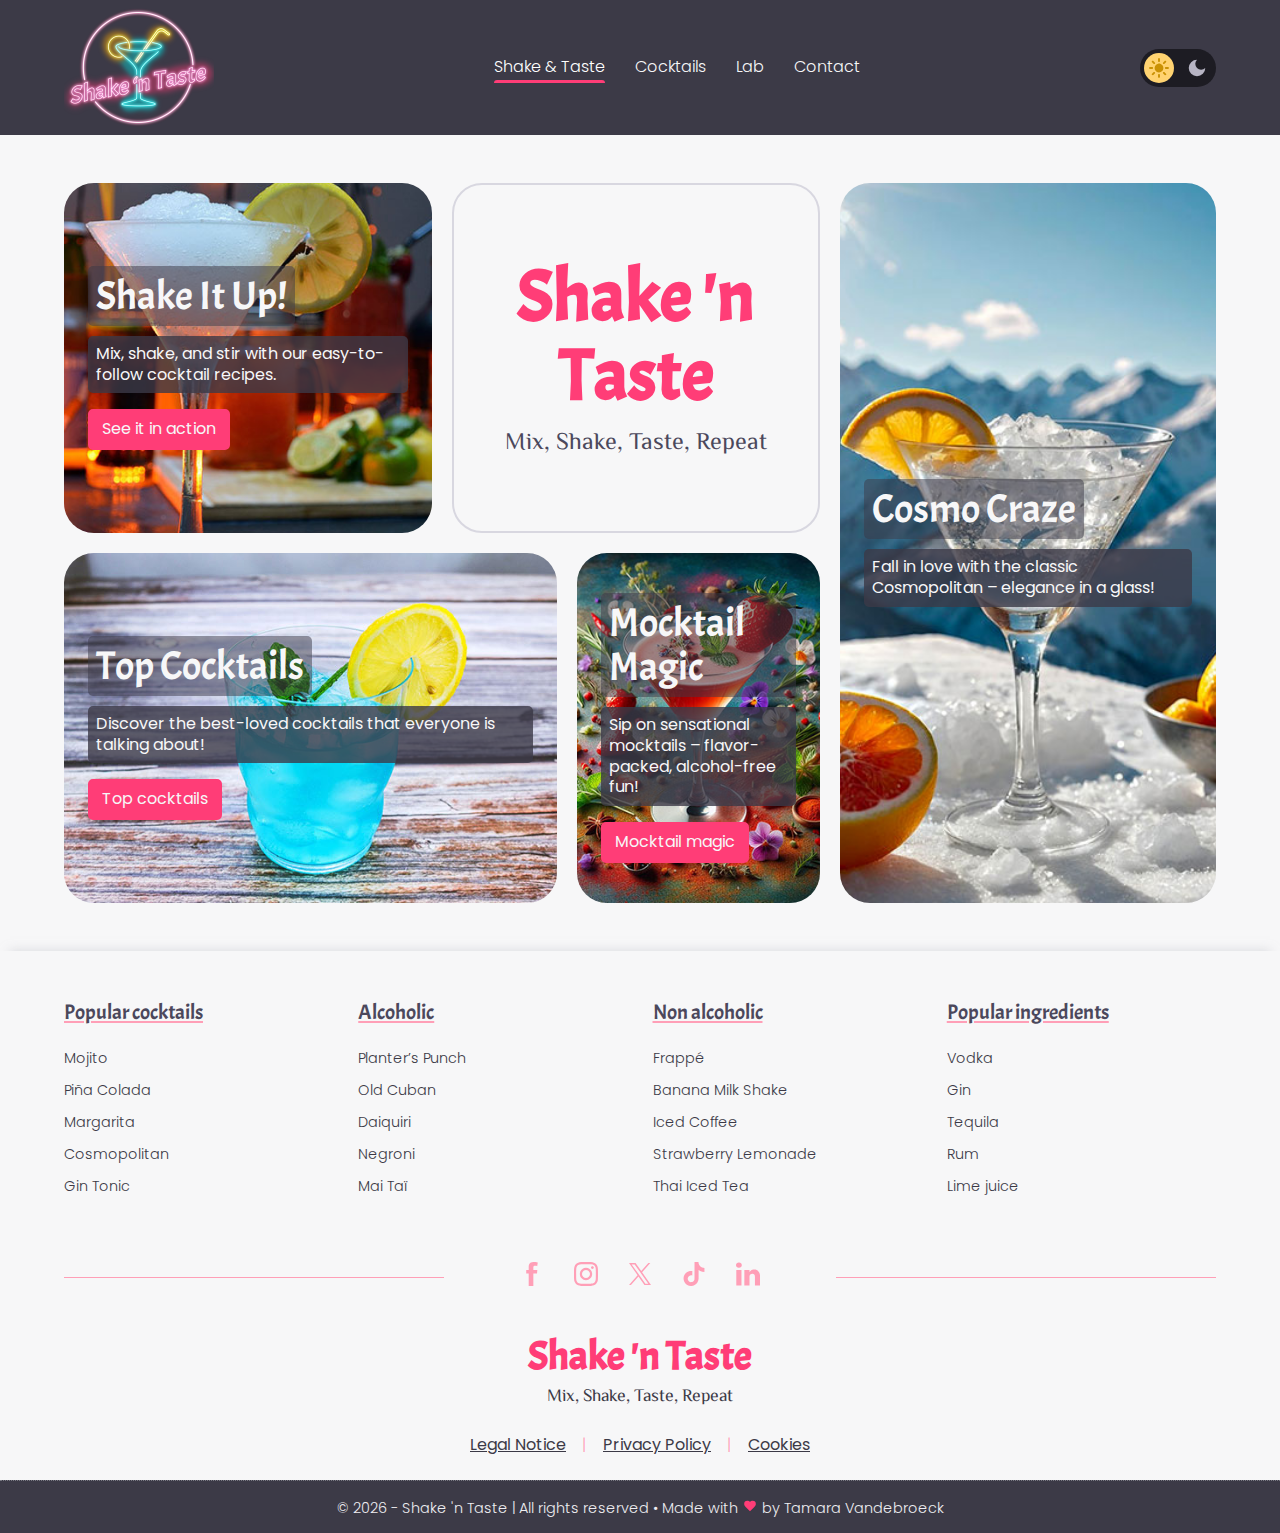
<file: index.html>
<!DOCTYPE html>
<html lang="en" data-theme="light">
   <head>
      <meta charset="UTF-8" />
      <meta name="viewport" content="width=device-width, initial-scale=1.0" />
      <link rel="icon" type="image/x-icon" href="./images/favicon.ico" />
      <title>Shake 'n Taste</title>
      <!-- Fonts -->
      <link rel="preconnect" href="https://fonts.googleapis.com" />
      <link rel="preconnect" href="https://fonts.gstatic.com" crossorigin />
      <link
         href="https://fonts.googleapis.com/css2?family=Acme&family=El+Messiri:wght@400..700&family=Poppins:ital,wght@0,300;0,400;0,500;0,600;0,700;0,800;1,400&display=swap"
         rel="stylesheet"
      />
      <!-- CSS -->
      <link rel="stylesheet" href="./css/main.css" />
      <link rel="stylesheet" href="./css/index.css" />
      <!-- Script -->
      <script defer src="./js/main.js"></script>
   </head>
   <body>
      <header>
         <div class="container">
            <div class="nav">
               <div class="logo">
                  <a href="index.html"><img src="./images/logo.png" alt="Shake 'n Taste logo" /></a>
               </div>
               <nav id="nav">
                  <ul>
                     <li class="active"><a href="index.html">Shake & Taste</a></li>
                     <li><a href="cocktails.html">Cocktails</a></li>
                     <li><a href="lab.html">Lab</a></li>
                     <li><a href="contact.html">Contact</a></li>
                  </ul>
               </nav>
               <div class="theme-switcher" id="theme-switcher">
                  <svg
                     width="22"
                     height="22"
                     viewBox="0 0 24 24"
                     fill="none"
                     xmlns="http://www.w3.org/2000/svg"
                     id="icon-sun"
                  >
                     <path
                        d="M12 5.53125C11.7265 5.53125 11.4642 5.4226 11.2708 5.2292C11.0774 5.03581 10.9688 4.7735 10.9688 4.5V2.25C10.9688 1.9765 11.0774 1.71419 11.2708 1.5208C11.4642 1.3274 11.7265 1.21875 12 1.21875C12.2735 1.21875 12.5358 1.3274 12.7292 1.5208C12.9226 1.71419 13.0312 1.9765 13.0312 2.25V4.5C13.0312 4.7735 12.9226 5.03581 12.7292 5.2292C12.5358 5.4226 12.2735 5.53125 12 5.53125Z"
                     />
                     <path
                        d="M12 22.7812C11.7265 22.7812 11.4642 22.6726 11.2708 22.4792C11.0774 22.2858 10.9688 22.0235 10.9688 21.75V19.5C10.9688 19.2265 11.0774 18.9642 11.2708 18.7708C11.4642 18.5774 11.7265 18.4688 12 18.4688C12.2735 18.4688 12.5358 18.5774 12.7292 18.7708C12.9226 18.9642 13.0312 19.2265 13.0312 19.5V21.75C13.0312 22.0235 12.9226 22.2858 12.7292 22.4792C12.5358 22.6726 12.2735 22.7812 12 22.7812Z"
                     />
                     <path
                        d="M17.3035 7.7278C17.0995 7.72777 16.9002 7.66729 16.7307 7.55401C16.5611 7.44072 16.429 7.27971 16.3509 7.09133C16.2728 6.90294 16.2524 6.69565 16.2921 6.49564C16.3318 6.29563 16.43 6.11189 16.5741 5.96764L18.165 4.3767C18.3593 4.18751 18.6202 4.08243 18.8914 4.08422C19.1625 4.08601 19.422 4.19451 19.6138 4.38624C19.8055 4.57798 19.914 4.83751 19.9158 5.10866C19.9176 5.3798 19.8125 5.64074 19.6233 5.83499L18.0324 7.42592C17.9367 7.52176 17.8231 7.59777 17.698 7.64957C17.5729 7.70138 17.4389 7.72796 17.3035 7.7278Z"
                     />
                     <path
                        d="M5.10562 19.9256C4.90165 19.9256 4.70226 19.8651 4.53268 19.7518C4.3631 19.6384 4.23095 19.4773 4.15292 19.2889C4.0749 19.1004 4.05452 18.893 4.09435 18.693C4.13418 18.4929 4.23245 18.3092 4.37671 18.165L5.96765 16.5741C6.06294 16.4762 6.17671 16.3983 6.30236 16.3448C6.42801 16.2913 6.56304 16.2633 6.6996 16.2624C6.83617 16.2615 6.97155 16.2877 7.0979 16.3396C7.22424 16.3914 7.33903 16.4678 7.4356 16.5644C7.53217 16.661 7.60859 16.7758 7.66044 16.9021C7.71228 17.0285 7.73852 17.1638 7.73762 17.3004C7.73672 17.437 7.70871 17.572 7.6552 17.6976C7.60169 17.8233 7.52376 17.9371 7.42593 18.0324L5.83499 19.6233C5.73933 19.7193 5.62565 19.7954 5.50048 19.8472C5.37531 19.8991 5.24112 19.9258 5.10562 19.9256Z"
                     />
                     <path
                        d="M21.75 13.0312H19.5C19.2265 13.0312 18.9642 12.9226 18.7708 12.7292C18.5774 12.5358 18.4688 12.2735 18.4688 12C18.4688 11.7265 18.5774 11.4642 18.7708 11.2708C18.9642 11.0774 19.2265 10.9688 19.5 10.9688H21.75C22.0235 10.9688 22.2858 11.0774 22.4792 11.2708C22.6726 11.4642 22.7812 11.7265 22.7812 12C22.7812 12.2735 22.6726 12.5358 22.4792 12.7292C22.2858 12.9226 22.0235 13.0312 21.75 13.0312Z"
                     />
                     <path
                        d="M4.5 13.0312H2.25C1.9765 13.0312 1.71419 12.9226 1.5208 12.7292C1.3274 12.5358 1.21875 12.2735 1.21875 12C1.21875 11.7265 1.3274 11.4642 1.5208 11.2708C1.71419 11.0774 1.9765 10.9688 2.25 10.9688H4.5C4.7735 10.9688 5.03581 11.0774 5.2292 11.2708C5.4226 11.4642 5.53125 11.7265 5.53125 12C5.53125 12.2735 5.4226 12.5358 5.2292 12.7292C5.03581 12.9226 4.7735 13.0312 4.5 13.0312Z"
                     />
                     <path
                        d="M18.8944 19.9256C18.7589 19.9258 18.6247 19.8991 18.4995 19.8472C18.3743 19.7953 18.2607 19.7192 18.165 19.6233L16.5741 18.0323C16.3849 17.8381 16.2798 17.5772 16.2816 17.306C16.2834 17.0349 16.3919 16.7753 16.5836 16.5836C16.7753 16.3919 17.0349 16.2834 17.306 16.2816C17.5772 16.2798 17.8381 16.3849 18.0323 16.5741L19.6233 18.165C19.7675 18.3092 19.8658 18.4929 19.9056 18.693C19.9455 18.893 19.9251 19.1004 19.8471 19.2888C19.769 19.4773 19.6369 19.6384 19.4673 19.7517C19.2977 19.8651 19.0983 19.9256 18.8944 19.9256Z"
                     />
                     <path
                        d="M6.69655 7.7278C6.56114 7.72806 6.42702 7.70152 6.30192 7.64971C6.17682 7.5979 6.06321 7.52185 5.96764 7.42592L4.3767 5.83499C4.18751 5.64074 4.08243 5.3798 4.08422 5.10866C4.08601 4.83751 4.19451 4.57798 4.38624 4.38624C4.57798 4.19451 4.83751 4.08601 5.10866 4.08422C5.3798 4.08243 5.64074 4.18751 5.83499 4.3767L7.42592 5.96764C7.57005 6.11189 7.66818 6.29563 7.70791 6.49564C7.74764 6.69565 7.72718 6.90294 7.64912 7.09133C7.57105 7.27971 7.43889 7.44072 7.26934 7.55401C7.09979 7.66729 6.90046 7.72777 6.69655 7.7278Z"
                     />
                     <path
                        d="M12 16.7813C11.0544 16.7813 10.13 16.5008 9.34368 15.9755C8.55741 15.4501 7.94458 14.7034 7.5827 13.8297C7.22082 12.956 7.12614 11.9947 7.31062 11.0672C7.49511 10.1398 7.95048 9.28782 8.61915 8.61915C9.28782 7.95048 10.1398 7.49511 11.0672 7.31062C11.9947 7.12614 12.956 7.22082 13.8297 7.5827C14.7034 7.94458 15.4501 8.55741 15.9755 9.34368C16.5008 10.13 16.7813 11.0544 16.7813 12C16.7798 13.2676 16.2755 14.4829 15.3792 15.3792C14.4829 16.2755 13.2676 16.7798 12 16.7813Z"
                     />
                  </svg>

                  <svg
                     xmlns="http://www.w3.org/2000/svg"
                     width="22"
                     height="22"
                     viewBox="0 0 24 24"
                     fill="none"
                     stroke-linecap="round"
                     stroke-linejoin="round"
                     class="lucide lucide-moon"
                     id="icon-moon"
                  >
                     <path d="M12 3a6 6 0 0 0 9 9 9 9 0 1 1-9-9Z" />
                  </svg>
               </div>
               <div id="menu-toggle">
                  <div class="bar"></div>
                  <div class="bar"></div>
                  <div class="bar"></div>
               </div>
            </div>
         </div>
      </header>

      <main>
         <div class="container">
            <div class="grid-container">
               <div class="col-left">
                  <div class="row">
                     <div class="item" id="item1">
                        <div class="item-title">Shake It Up!</div>
                        <div class="item-sub">Mix, shake, and stir with our easy-to-follow cocktail recipes.</div>
                        <div class="btn-primary"><a href="cocktails.html">See it in action</a></div>
                     </div>
                     <div class="item" id="item2">
                        <h1>Shake 'n Taste</h1>
                        <p class="baseline">Mix, Shake, Taste, Repeat</p>
                     </div>
                  </div>
                  <div class="row">
                     <div class="item" id="item3">
                        <h2>Top Cocktails</h2>
                        <div class="item-sub">Discover the best-loved cocktails that everyone is talking about!</div>
                        <div class="btn-primary"><a href="cocktails.html">Top cocktails</a></div>
                     </div>
                     <div class="item" id="item4">
                        <h2>Mocktail Magic</h2>
                        <div class="item-sub">Sip on sensational mocktails – flavor-packed, alcohol-free fun!</div>
                        <div class="btn-primary"><a href="cocktails.html">Mocktail magic</a></div>
                     </div>
                  </div>
               </div>
               <div class="col-right">
                  <div class="item" id="item5">
                     <h2>Cosmo Craze</h2>
                     <div class="item-sub">Fall in love with the classic Cosmopolitan – elegance in a glass!</div>
                  </div>
               </div>
            </div>
         </div>
      </main>

      <footer>
         <div class="row">
            <div class="col">
               <div class="title">Popular cocktails</div>
               <div class="infos">
                  <ul>
                     <li><a href="cocktails.html#popularCocktails">Mojito</a></li>
                     <li><a href="cocktails.html#popularCocktails">Piña Colada</a></li>
                     <li><a href="cocktails.html#popularCocktails">Margarita</a></li>
                     <li><a href="cocktails.html#popularCocktails">Cosmopolitan</a></li>
                     <li><a href="cocktails.html#popularCocktails">Gin Tonic</a></li>
                  </ul>
               </div>
            </div>
            <div class="col">
               <div class="title">Alcoholic</div>
               <div class="infos">
                  <ul>
                     <li><a href="#">Planter’s Punch</a></li>
                     <li><a href="#">Old Cuban</a></li>
                     <li><a href="#">Daiquiri</a></li>
                     <li><a href="#">Negroni</a></li>
                     <li><a href="#">Mai Taï</a></li>
                  </ul>
               </div>
            </div>
            <div class="col">
               <div class="title">Non alcoholic</div>
               <div class="infos">
                  <ul>
                     <li><a href="#">Frappé</a></li>
                     <li><a href="#">Banana Milk Shake</a></li>
                     <li><a href="#">Iced Coffee</a></li>
                     <li><a href="#">Strawberry Lemonade</a></li>
                     <li><a href="#">Thai Iced Tea</a></li>
                  </ul>
               </div>
            </div>
            <div class="col">
               <div class="title">Popular ingredients</div>
               <div class="infos">
                  <ul>
                     <li><a href="#">Vodka</a></li>
                     <li><a href="#">Gin</a></li>
                     <li><a href="#">Tequila</a></li>
                     <li><a href="#">Rum</a></li>
                     <li><a href="#">Lime juice</a></li>
                  </ul>
               </div>
            </div>
         </div>
         <div class="socials">
            <div class="social">
               <a href="#" target="_blank">
                  <svg
                     height="800px"
                     width="800px"
                     version="1.1"
                     id="Layer_1"
                     xmlns="http://www.w3.org/2000/svg"
                     xmlns:xlink="http://www.w3.org/1999/xlink"
                     viewBox="-337 273 123.5 256"
                     xml:space="preserve"
                  >
                     <path
                        d="M-260.9,327.8c0-10.3,9.2-14,19.5-14c10.3,0,21.3,3.2,21.3,3.2l6.6-39.2c0,0-14-4.8-47.4-4.8c-20.5,0-32.4,7.8-41.1,19.3
	c-8.2,10.9-8.5,28.4-8.5,39.7v25.7H-337V396h26.5v133h49.6V396h39.3l2.9-38.3h-42.2V327.8z"
                     />
                  </svg>
               </a>
            </div>
            <div class="social">
               <a href="#" target="_blank">
                  <svg
                     width="800px"
                     height="800px"
                     viewBox="0 0 256 256"
                     version="1.1"
                     xmlns="http://www.w3.org/2000/svg"
                     xmlns:xlink="http://www.w3.org/1999/xlink"
                     preserveAspectRatio="xMidYMid"
                  >
                     <g>
                        <path
                           d="M127.999746,23.06353 C162.177385,23.06353 166.225393,23.1936027 179.722476,23.8094161 C192.20235,24.3789926 198.979853,26.4642218 203.490736,28.2166477 C209.464938,30.5386501 213.729395,33.3128586 218.208268,37.7917319 C222.687141,42.2706052 225.46135,46.5350617 227.782844,52.5092638 C229.535778,57.0201472 231.621007,63.7976504 232.190584,76.277016 C232.806397,89.7746075 232.93647,93.8226147 232.93647,128.000254 C232.93647,162.177893 232.806397,166.225901 232.190584,179.722984 C231.621007,192.202858 229.535778,198.980361 227.782844,203.491244 C225.46135,209.465446 222.687141,213.729903 218.208268,218.208776 C213.729395,222.687649 209.464938,225.461858 203.490736,227.783352 C198.979853,229.536286 192.20235,231.621516 179.722476,232.191092 C166.227425,232.806905 162.179418,232.936978 127.999746,232.936978 C93.8200742,232.936978 89.772067,232.806905 76.277016,232.191092 C63.7971424,231.621516 57.0196391,229.536286 52.5092638,227.783352 C46.5345536,225.461858 42.2700971,222.687649 37.7912238,218.208776 C33.3123505,213.729903 30.538142,209.465446 28.2166477,203.491244 C26.4637138,198.980361 24.3784845,192.202858 23.808908,179.723492 C23.1930946,166.225901 23.0630219,162.177893 23.0630219,128.000254 C23.0630219,93.8226147 23.1930946,89.7746075 23.808908,76.2775241 C24.3784845,63.7976504 26.4637138,57.0201472 28.2166477,52.5092638 C30.538142,46.5350617 33.3123505,42.2706052 37.7912238,37.7917319 C42.2700971,33.3128586 46.5345536,30.5386501 52.5092638,28.2166477 C57.0196391,26.4642218 63.7971424,24.3789926 76.2765079,23.8094161 C89.7740994,23.1936027 93.8221066,23.06353 127.999746,23.06353 M127.999746,0 C93.2367791,0 88.8783247,0.147348072 75.2257637,0.770274749 C61.601148,1.39218523 52.2968794,3.55566141 44.1546281,6.72008828 C35.7374966,9.99121548 28.5992446,14.3679613 21.4833489,21.483857 C14.3674532,28.5997527 9.99070739,35.7380046 6.71958019,44.1551362 C3.55515331,52.2973875 1.39167714,61.6016561 0.769766653,75.2262718 C0.146839975,88.8783247 0,93.2372872 0,128.000254 C0,162.763221 0.146839975,167.122183 0.769766653,180.774236 C1.39167714,194.398852 3.55515331,203.703121 6.71958019,211.845372 C9.99070739,220.261995 14.3674532,227.400755 21.4833489,234.516651 C28.5992446,241.632547 35.7374966,246.009293 44.1546281,249.28042 C52.2968794,252.444847 61.601148,254.608323 75.2257637,255.230233 C88.8783247,255.85316 93.2367791,256 127.999746,256 C162.762713,256 167.121675,255.85316 180.773728,255.230233 C194.398344,254.608323 203.702613,252.444847 211.844864,249.28042 C220.261995,246.009293 227.400247,241.632547 234.516143,234.516651 C241.632039,227.400755 246.008785,220.262503 249.279912,211.845372 C252.444339,203.703121 254.607815,194.398852 255.229725,180.774236 C255.852652,167.122183 256,162.763221 256,128.000254 C256,93.2372872 255.852652,88.8783247 255.229725,75.2262718 C254.607815,61.6016561 252.444339,52.2973875 249.279912,44.1551362 C246.008785,35.7380046 241.632039,28.5997527 234.516143,21.483857 C227.400247,14.3679613 220.261995,9.99121548 211.844864,6.72008828 C203.702613,3.55566141 194.398344,1.39218523 180.773728,0.770274749 C167.121675,0.147348072 162.762713,0 127.999746,0 Z M127.999746,62.2703115 C91.698262,62.2703115 62.2698034,91.69877 62.2698034,128.000254 C62.2698034,164.301738 91.698262,193.730197 127.999746,193.730197 C164.30123,193.730197 193.729689,164.301738 193.729689,128.000254 C193.729689,91.69877 164.30123,62.2703115 127.999746,62.2703115 Z M127.999746,170.667175 C104.435741,170.667175 85.3328252,151.564259 85.3328252,128.000254 C85.3328252,104.436249 104.435741,85.3333333 127.999746,85.3333333 C151.563751,85.3333333 170.666667,104.436249 170.666667,128.000254 C170.666667,151.564259 151.563751,170.667175 127.999746,170.667175 Z M211.686338,59.6734287 C211.686338,68.1566129 204.809755,75.0337031 196.326571,75.0337031 C187.843387,75.0337031 180.966297,68.1566129 180.966297,59.6734287 C180.966297,51.1902445 187.843387,44.3136624 196.326571,44.3136624 C204.809755,44.3136624 211.686338,51.1902445 211.686338,59.6734287 Z"
                        ></path>
                     </g>
                  </svg>
               </a>
            </div>
            <div class="social">
               <a href="#" target="_blank">
                  <?xml version="1.0" ?><svg
                     xmlns="http://www.w3.org/2000/svg"
                     xmlns:xlink="http://www.w3.org/1999/xlink"
                     version="1.1"
                     id="Layer_1"
                     width="24px"
                     height="24px"
                     viewBox="0 0 24 24"
                     style="enable-background: new 0 0 24 24"
                     xml:space="preserve"
                  >
                     <path
                        d="M14.095479,10.316482L22.286354,1h-1.940718l-7.115352,8.087682L7.551414,1H1l8.589488,12.231093L1,23h1.940717  l7.509372-8.542861L16.448587,23H23L14.095479,10.316482z M11.436522,13.338465l-0.871624-1.218704l-6.924311-9.68815h2.981339  l5.58978,7.82155l0.867949,1.218704l7.26506,10.166271h-2.981339L11.436522,13.338465z"
                     />
                  </svg>
               </a>
            </div>
            <div class="social">
               <a href="#" target="_blank">
                  <svg xmlns="http://www.w3.org/2000/svg" viewBox="0 0 24 24" role="img">
                     <path
                        d="M12.53.02C13.84 0 15.14.01 16.44 0c.08 1.53.63 3.09 1.75 4.17 1.12 1.11 2.7 1.62 4.24 1.79v4.03c-1.44-.05-2.89-.35-4.2-.97-.57-.26-1.1-.59-1.62-.93-.01 2.92.01 5.84-.02 8.75-.08 1.4-.54 2.79-1.35 3.94-1.31 1.92-3.58 3.17-5.91 3.21-1.43.08-2.86-.31-4.08-1.03-2.02-1.19-3.44-3.37-3.65-5.71-.02-.5-.03-1-.01-1.49.18-1.9 1.12-3.72 2.58-4.96 1.66-1.44 3.98-2.13 6.15-1.72.02 1.48-.04 2.96-.04 4.44-.99-.32-2.15-.23-3.02.37-.63.41-1.11 1.04-1.36 1.75-.21.51-.15 1.07-.14 1.61.24 1.64 1.82 3.02 3.5 2.87 1.12-.01 2.19-.66 2.77-1.61.19-.33.4-.67.41-1.06.1-1.79.06-3.57.07-5.36.01-4.03-.01-8.05.02-12.07z"
                     />
                  </svg>
               </a>
            </div>
            <div class="social">
               <a href="#" target="_blank">
                  <svg width="800px" height="800px" viewBox="0 -0.5 25 25" xmlns="http://www.w3.org/2000/svg">
                     <path
                        d="m5.706 7.798v16.202h-5.395v-16.202zm.343-5.002c.001.029.002.063.002.098 0 .749-.318 1.423-.826 1.895l-.002.001c-.545.498-1.274.803-2.075.803-.049 0-.099-.001-.148-.003h.007-.033c-.041.002-.089.003-.137.003-.784 0-1.496-.306-2.025-.804l.001.001c-.504-.488-.816-1.17-.816-1.925 0-.024 0-.048.001-.073v.004c-.001-.021-.001-.045-.001-.069 0-.762.324-1.448.841-1.929l.002-.001c.544-.495 1.271-.799 2.068-.799.046 0 .091.001.137.003h-.006c.043-.002.092-.003.143-.003.785 0 1.5.303 2.034.798l-.002-.002c.515.497.835 1.193.835 1.964v.042-.002zm19.062 11.92v9.284h-5.378v-8.665c.005-.079.007-.171.007-.263 0-.896-.249-1.733-.682-2.447l.012.021c-.427-.596-1.117-.979-1.896-.979-.06 0-.12.002-.18.007h.008c-.027-.001-.058-.002-.089-.002-.62 0-1.19.213-1.641.57l.006-.004c-.453.367-.808.836-1.032 1.375l-.008.023c-.116.355-.182.763-.182 1.187 0 .048.001.096.003.144v-.007 9.042h-5.378q.033-6.523.033-10.578t-.016-4.839l-.016-.785h5.378v2.354h-.033c.214-.345.435-.644.678-.924l-.008.009c.281-.309.583-.588.908-.838l.016-.012c.404-.311.878-.555 1.392-.704l.03-.007c.538-.161 1.157-.254 1.797-.254h.079-.004c.071-.003.154-.005.237-.005 1.681 0 3.195.714 4.256 1.856l.003.004q1.702 1.856 1.702 5.436z"
                     />
                  </svg>
               </a>
            </div>
         </div>
         <div class="logo">
            <div class="logo-title">Shake 'n Taste</div>
            <p class="baseline">Mix, Shake, Taste, Repeat</p>
         </div>
         <div class="legal">
            <ul>
               <li><a href="#">Legal Notice</a></li>
               <li><a href="#">Privacy Policy</a></li>
               <li><a href="#">Cookies</a></li>
            </ul>
         </div>
         <div class="copyrights">
            <div class="container">
               <p>
                  © <span id="year"></span> - <a href="#">Shake 'n Taste</a> | All rights reserved • Made with
                  <svg
                     xmlns="http://www.w3.org/2000/svg"
                     width="16"
                     height="16"
                     viewBox="0 0 24 24"
                     fill="none"
                     stroke-linecap="round"
                     stroke-linejoin="round"
                     class="lucide lucide-heart"
                  >
                     <path
                        d="M19 14c1.49-1.46 3-3.21 3-5.5A5.5 5.5 0 0 0 16.5 3c-1.76 0-3 .5-4.5 2-1.5-1.5-2.74-2-4.5-2A5.5 5.5 0 0 0 2 8.5c0 2.3 1.5 4.05 3 5.5l7 7Z"
                     />
                  </svg>
                  by
                  <a href="#" target="_blank">Tamara Vandebroeck</a>
               </p>
            </div>
         </div>
      </footer>
   </body>
</html>
</file>
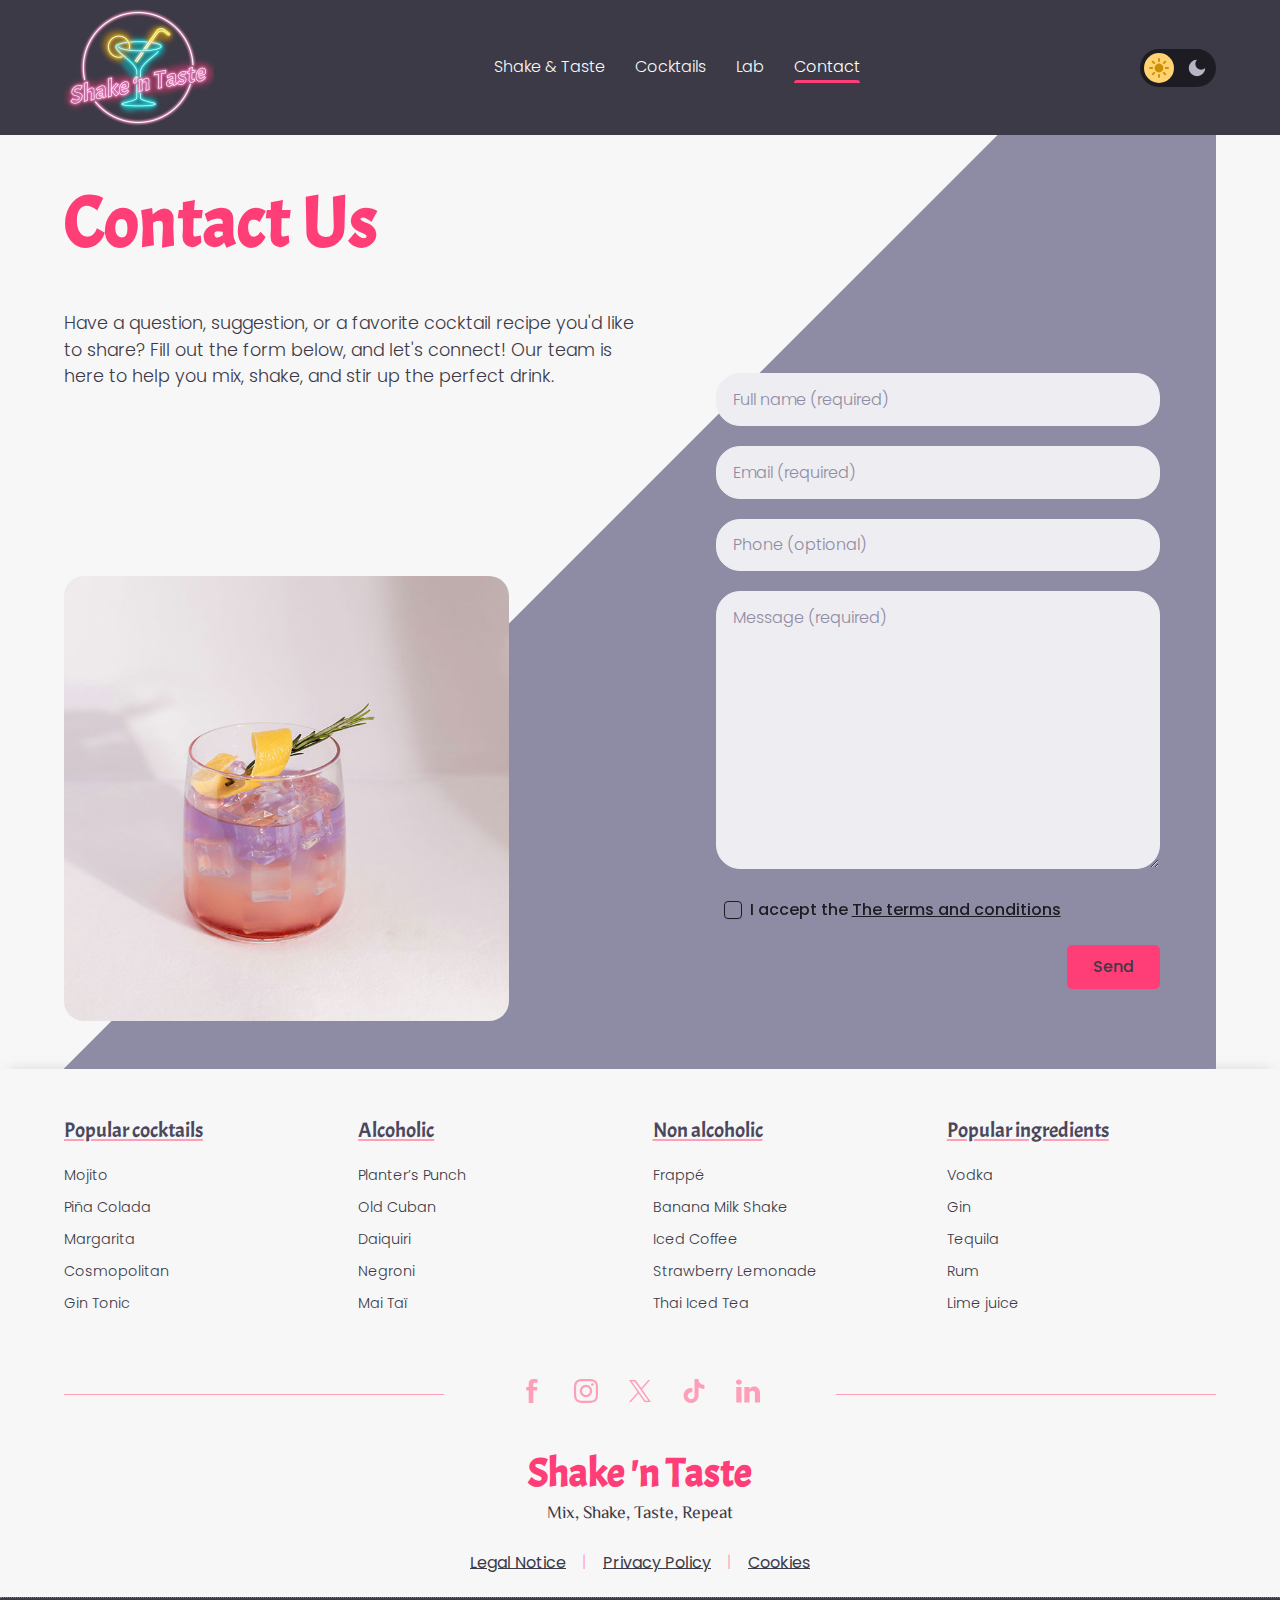
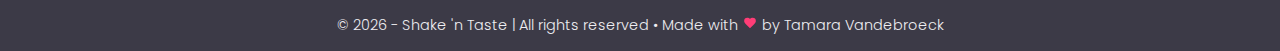
<file: contact.html>
<!DOCTYPE html>
<html lang="en" data-theme="light">
   <head>
      <meta charset="UTF-8" />
      <meta name="viewport" content="width=device-width, initial-scale=1.0" />
      <link rel="icon" type="image/x-icon" href="./images/favicon.ico" />
      <title>Contact</title>
      <!-- Fonts -->
      <link rel="preconnect" href="https://fonts.googleapis.com" />
      <link rel="preconnect" href="https://fonts.gstatic.com" crossorigin />
      <link
         href="https://fonts.googleapis.com/css2?family=Acme&family=El+Messiri:wght@400..700&family=Poppins:ital,wght@0,300;0,400;0,500;0,600;0,700;0,800;1,400&display=swap"
         rel="stylesheet"
      />
      <!-- CSS -->
      <link rel="stylesheet" href="./css/main.css" />
      <link rel="stylesheet" href="./css/contact.css" />
      <!-- Script -->
      <script defer src="./js/main.js"></script>
      <script defer src="./js/contact.js"></script>
   </head>
   <body>
      <header>
         <div class="container">
            <div class="nav">
               <div class="logo">
                  <a href="index.html"><img src="./images/logo.png" alt="Shake 'n Taste logo" /></a>
               </div>
               <nav id="nav">
                  <ul>
                     <li><a href="index.html">Shake & Taste</a></li>
                     <li><a href="cocktails.html">Cocktails</a></li>
                     <li><a href="lab.html">Lab</a></li>
                     <li class="active"><a href="contact.html">Contact</a></li>
                  </ul>
               </nav>
               <div class="theme-switcher" id="theme-switcher">
                  <svg
                     width="22"
                     height="22"
                     viewBox="0 0 24 24"
                     fill="none"
                     xmlns="http://www.w3.org/2000/svg"
                     id="icon-sun"
                  >
                     <path
                        d="M12 5.53125C11.7265 5.53125 11.4642 5.4226 11.2708 5.2292C11.0774 5.03581 10.9688 4.7735 10.9688 4.5V2.25C10.9688 1.9765 11.0774 1.71419 11.2708 1.5208C11.4642 1.3274 11.7265 1.21875 12 1.21875C12.2735 1.21875 12.5358 1.3274 12.7292 1.5208C12.9226 1.71419 13.0312 1.9765 13.0312 2.25V4.5C13.0312 4.7735 12.9226 5.03581 12.7292 5.2292C12.5358 5.4226 12.2735 5.53125 12 5.53125Z"
                     />
                     <path
                        d="M12 22.7812C11.7265 22.7812 11.4642 22.6726 11.2708 22.4792C11.0774 22.2858 10.9688 22.0235 10.9688 21.75V19.5C10.9688 19.2265 11.0774 18.9642 11.2708 18.7708C11.4642 18.5774 11.7265 18.4688 12 18.4688C12.2735 18.4688 12.5358 18.5774 12.7292 18.7708C12.9226 18.9642 13.0312 19.2265 13.0312 19.5V21.75C13.0312 22.0235 12.9226 22.2858 12.7292 22.4792C12.5358 22.6726 12.2735 22.7812 12 22.7812Z"
                     />
                     <path
                        d="M17.3035 7.7278C17.0995 7.72777 16.9002 7.66729 16.7307 7.55401C16.5611 7.44072 16.429 7.27971 16.3509 7.09133C16.2728 6.90294 16.2524 6.69565 16.2921 6.49564C16.3318 6.29563 16.43 6.11189 16.5741 5.96764L18.165 4.3767C18.3593 4.18751 18.6202 4.08243 18.8914 4.08422C19.1625 4.08601 19.422 4.19451 19.6138 4.38624C19.8055 4.57798 19.914 4.83751 19.9158 5.10866C19.9176 5.3798 19.8125 5.64074 19.6233 5.83499L18.0324 7.42592C17.9367 7.52176 17.8231 7.59777 17.698 7.64957C17.5729 7.70138 17.4389 7.72796 17.3035 7.7278Z"
                     />
                     <path
                        d="M5.10562 19.9256C4.90165 19.9256 4.70226 19.8651 4.53268 19.7518C4.3631 19.6384 4.23095 19.4773 4.15292 19.2889C4.0749 19.1004 4.05452 18.893 4.09435 18.693C4.13418 18.4929 4.23245 18.3092 4.37671 18.165L5.96765 16.5741C6.06294 16.4762 6.17671 16.3983 6.30236 16.3448C6.42801 16.2913 6.56304 16.2633 6.6996 16.2624C6.83617 16.2615 6.97155 16.2877 7.0979 16.3396C7.22424 16.3914 7.33903 16.4678 7.4356 16.5644C7.53217 16.661 7.60859 16.7758 7.66044 16.9021C7.71228 17.0285 7.73852 17.1638 7.73762 17.3004C7.73672 17.437 7.70871 17.572 7.6552 17.6976C7.60169 17.8233 7.52376 17.9371 7.42593 18.0324L5.83499 19.6233C5.73933 19.7193 5.62565 19.7954 5.50048 19.8472C5.37531 19.8991 5.24112 19.9258 5.10562 19.9256Z"
                     />
                     <path
                        d="M21.75 13.0312H19.5C19.2265 13.0312 18.9642 12.9226 18.7708 12.7292C18.5774 12.5358 18.4688 12.2735 18.4688 12C18.4688 11.7265 18.5774 11.4642 18.7708 11.2708C18.9642 11.0774 19.2265 10.9688 19.5 10.9688H21.75C22.0235 10.9688 22.2858 11.0774 22.4792 11.2708C22.6726 11.4642 22.7812 11.7265 22.7812 12C22.7812 12.2735 22.6726 12.5358 22.4792 12.7292C22.2858 12.9226 22.0235 13.0312 21.75 13.0312Z"
                     />
                     <path
                        d="M4.5 13.0312H2.25C1.9765 13.0312 1.71419 12.9226 1.5208 12.7292C1.3274 12.5358 1.21875 12.2735 1.21875 12C1.21875 11.7265 1.3274 11.4642 1.5208 11.2708C1.71419 11.0774 1.9765 10.9688 2.25 10.9688H4.5C4.7735 10.9688 5.03581 11.0774 5.2292 11.2708C5.4226 11.4642 5.53125 11.7265 5.53125 12C5.53125 12.2735 5.4226 12.5358 5.2292 12.7292C5.03581 12.9226 4.7735 13.0312 4.5 13.0312Z"
                     />
                     <path
                        d="M18.8944 19.9256C18.7589 19.9258 18.6247 19.8991 18.4995 19.8472C18.3743 19.7953 18.2607 19.7192 18.165 19.6233L16.5741 18.0323C16.3849 17.8381 16.2798 17.5772 16.2816 17.306C16.2834 17.0349 16.3919 16.7753 16.5836 16.5836C16.7753 16.3919 17.0349 16.2834 17.306 16.2816C17.5772 16.2798 17.8381 16.3849 18.0323 16.5741L19.6233 18.165C19.7675 18.3092 19.8658 18.4929 19.9056 18.693C19.9455 18.893 19.9251 19.1004 19.8471 19.2888C19.769 19.4773 19.6369 19.6384 19.4673 19.7517C19.2977 19.8651 19.0983 19.9256 18.8944 19.9256Z"
                     />
                     <path
                        d="M6.69655 7.7278C6.56114 7.72806 6.42702 7.70152 6.30192 7.64971C6.17682 7.5979 6.06321 7.52185 5.96764 7.42592L4.3767 5.83499C4.18751 5.64074 4.08243 5.3798 4.08422 5.10866C4.08601 4.83751 4.19451 4.57798 4.38624 4.38624C4.57798 4.19451 4.83751 4.08601 5.10866 4.08422C5.3798 4.08243 5.64074 4.18751 5.83499 4.3767L7.42592 5.96764C7.57005 6.11189 7.66818 6.29563 7.70791 6.49564C7.74764 6.69565 7.72718 6.90294 7.64912 7.09133C7.57105 7.27971 7.43889 7.44072 7.26934 7.55401C7.09979 7.66729 6.90046 7.72777 6.69655 7.7278Z"
                     />
                     <path
                        d="M12 16.7813C11.0544 16.7813 10.13 16.5008 9.34368 15.9755C8.55741 15.4501 7.94458 14.7034 7.5827 13.8297C7.22082 12.956 7.12614 11.9947 7.31062 11.0672C7.49511 10.1398 7.95048 9.28782 8.61915 8.61915C9.28782 7.95048 10.1398 7.49511 11.0672 7.31062C11.9947 7.12614 12.956 7.22082 13.8297 7.5827C14.7034 7.94458 15.4501 8.55741 15.9755 9.34368C16.5008 10.13 16.7813 11.0544 16.7813 12C16.7798 13.2676 16.2755 14.4829 15.3792 15.3792C14.4829 16.2755 13.2676 16.7798 12 16.7813Z"
                     />
                  </svg>

                  <svg
                     xmlns="http://www.w3.org/2000/svg"
                     width="22"
                     height="22"
                     viewBox="0 0 24 24"
                     fill="none"
                     stroke-linecap="round"
                     stroke-linejoin="round"
                     class="lucide lucide-moon"
                     id="icon-moon"
                  >
                     <path d="M12 3a6 6 0 0 0 9 9 9 9 0 1 1-9-9Z" />
                  </svg>
               </div>
               <div id="menu-toggle">
                  <div class="bar"></div>
                  <div class="bar"></div>
                  <div class="bar"></div>
               </div>
            </div>
         </div>
      </header>

      <main>
         <div class="container">
            <div class="background"></div>
            <div class="main-title">
               <h1>Contact Us</h1>
               <div class="sub">
                  <p>
                     Have a question, suggestion, or a favorite cocktail recipe you'd like to share? Fill out the form
                     below, and let's connect! Our team is here to help you mix, shake, and stir up the perfect drink.
                  </p>
               </div>
            </div>
            <!-- end.main-title -->
            <div class="row-form">
               <div class="col-form"><img src="./images/shake&taste-contact.jpg" alt="" /></div>

               <div class="col-form">
                  <form action="" method="POST" name="contactForm" enctype="multipart/form-data">
                     <div id="name">
                        <input
                           type="text"
                           name="name"
                           placeholder="Full name (required)"
                           maxlength="50"
                           pattern="/[\p{L}\p{N}\p{M}\s\-\\'\.]+/u"
                        />
                        <span class="error">This field is required</span>
                     </div>
                     <div id="mail">
                        <input
                           type="email"
                           name="mail"
                           placeholder="Email (required)"
                           pattern="[\w]+[\w.+\-]*@[\w\-]{1,}[.][a-zA-Z]{1,}"
                           required
                        />
                        <span class="error"></span>
                     </div>

                     <div id="tel">
                        <input
                           type="tel"
                           name="tel"
                           placeholder="Phone (optional)"
                           pattern="(0[1-9]\d{1,2} \d{6,7}|04\d{8})"
                        />
                        <span class="error"></span>
                     </div>

                     <div id="message">
                        <textarea
                           name="message"
                           placeholder="Message (required)"
                           rows="10"
                           maxlength="500"
                           spellcheck="true"
                           required
                        ></textarea>
                        <span class="error"></span>
                     </div>

                     <div class="terms">
                        <input class="inp-cbx" name="terms" id="terms" type="checkbox" />
                        <label class="cbx" for="terms">
                           <span>
                              <svg width="12px" height="10px">
                                 <use xlink:href="#check-4"></use>
                              </svg>
                           </span>
                           <span>I accept the <a href="#">The terms and conditions</a></span>
                        </label>
                        <svg class="inline-svg">
                           <symbol id="check-4" viewbox="0 0 12 10">
                              <polyline points="1.5 6 4.5 9 10.5 1"></polyline>
                           </symbol>
                        </svg>
                        <span class="error"></span>
                     </div>

                     <div class="button">
                        <input type="submit" class="formBtn" id="formBtn" name="formBtn" value="Send" />
                     </div>
                  </form>
                  <div id="form-message"></div>
               </div>
            </div>
         </div>
      </main>

      <footer>
         <div class="row">
            <div class="col">
               <div class="title">Popular cocktails</div>
               <div class="infos">
                  <ul>
                     <li><a href="cocktails.html#popularCocktails">Mojito</a></li>
                     <li><a href="cocktails.html#popularCocktails">Piña Colada</a></li>
                     <li><a href="cocktails.html#popularCocktails">Margarita</a></li>
                     <li><a href="cocktails.html#popularCocktails">Cosmopolitan</a></li>
                     <li><a href="cocktails.html#popularCocktails">Gin Tonic</a></li>
                  </ul>
               </div>
            </div>
            <div class="col">
               <div class="title">Alcoholic</div>
               <div class="infos">
                  <ul>
                     <li><a href="#">Planter’s Punch</a></li>
                     <li><a href="#">Old Cuban</a></li>
                     <li><a href="#">Daiquiri</a></li>
                     <li><a href="#">Negroni</a></li>
                     <li><a href="#">Mai Taï</a></li>
                  </ul>
               </div>
            </div>
            <div class="col">
               <div class="title">Non alcoholic</div>
               <div class="infos">
                  <ul>
                     <li><a href="#">Frappé</a></li>
                     <li><a href="#">Banana Milk Shake</a></li>
                     <li><a href="#">Iced Coffee</a></li>
                     <li><a href="#">Strawberry Lemonade</a></li>
                     <li><a href="#">Thai Iced Tea</a></li>
                  </ul>
               </div>
            </div>
            <div class="col">
               <div class="title">Popular ingredients</div>
               <div class="infos">
                  <ul>
                     <li><a href="#">Vodka</a></li>
                     <li><a href="#">Gin</a></li>
                     <li><a href="#">Tequila</a></li>
                     <li><a href="#">Rum</a></li>
                     <li><a href="#">Lime juice</a></li>
                  </ul>
               </div>
            </div>
         </div>
         <div class="socials">
            <div class="social">
               <a href="#" target="_blank">
                  <svg
                     height="800px"
                     width="800px"
                     version="1.1"
                     id="Layer_1"
                     xmlns="http://www.w3.org/2000/svg"
                     xmlns:xlink="http://www.w3.org/1999/xlink"
                     viewBox="-337 273 123.5 256"
                     xml:space="preserve"
                  >
                     <path
                        d="M-260.9,327.8c0-10.3,9.2-14,19.5-14c10.3,0,21.3,3.2,21.3,3.2l6.6-39.2c0,0-14-4.8-47.4-4.8c-20.5,0-32.4,7.8-41.1,19.3
	c-8.2,10.9-8.5,28.4-8.5,39.7v25.7H-337V396h26.5v133h49.6V396h39.3l2.9-38.3h-42.2V327.8z"
                     />
                  </svg>
               </a>
            </div>
            <div class="social">
               <a href="#" target="_blank">
                  <svg
                     width="800px"
                     height="800px"
                     viewBox="0 0 256 256"
                     version="1.1"
                     xmlns="http://www.w3.org/2000/svg"
                     xmlns:xlink="http://www.w3.org/1999/xlink"
                     preserveAspectRatio="xMidYMid"
                  >
                     <g>
                        <path
                           d="M127.999746,23.06353 C162.177385,23.06353 166.225393,23.1936027 179.722476,23.8094161 C192.20235,24.3789926 198.979853,26.4642218 203.490736,28.2166477 C209.464938,30.5386501 213.729395,33.3128586 218.208268,37.7917319 C222.687141,42.2706052 225.46135,46.5350617 227.782844,52.5092638 C229.535778,57.0201472 231.621007,63.7976504 232.190584,76.277016 C232.806397,89.7746075 232.93647,93.8226147 232.93647,128.000254 C232.93647,162.177893 232.806397,166.225901 232.190584,179.722984 C231.621007,192.202858 229.535778,198.980361 227.782844,203.491244 C225.46135,209.465446 222.687141,213.729903 218.208268,218.208776 C213.729395,222.687649 209.464938,225.461858 203.490736,227.783352 C198.979853,229.536286 192.20235,231.621516 179.722476,232.191092 C166.227425,232.806905 162.179418,232.936978 127.999746,232.936978 C93.8200742,232.936978 89.772067,232.806905 76.277016,232.191092 C63.7971424,231.621516 57.0196391,229.536286 52.5092638,227.783352 C46.5345536,225.461858 42.2700971,222.687649 37.7912238,218.208776 C33.3123505,213.729903 30.538142,209.465446 28.2166477,203.491244 C26.4637138,198.980361 24.3784845,192.202858 23.808908,179.723492 C23.1930946,166.225901 23.0630219,162.177893 23.0630219,128.000254 C23.0630219,93.8226147 23.1930946,89.7746075 23.808908,76.2775241 C24.3784845,63.7976504 26.4637138,57.0201472 28.2166477,52.5092638 C30.538142,46.5350617 33.3123505,42.2706052 37.7912238,37.7917319 C42.2700971,33.3128586 46.5345536,30.5386501 52.5092638,28.2166477 C57.0196391,26.4642218 63.7971424,24.3789926 76.2765079,23.8094161 C89.7740994,23.1936027 93.8221066,23.06353 127.999746,23.06353 M127.999746,0 C93.2367791,0 88.8783247,0.147348072 75.2257637,0.770274749 C61.601148,1.39218523 52.2968794,3.55566141 44.1546281,6.72008828 C35.7374966,9.99121548 28.5992446,14.3679613 21.4833489,21.483857 C14.3674532,28.5997527 9.99070739,35.7380046 6.71958019,44.1551362 C3.55515331,52.2973875 1.39167714,61.6016561 0.769766653,75.2262718 C0.146839975,88.8783247 0,93.2372872 0,128.000254 C0,162.763221 0.146839975,167.122183 0.769766653,180.774236 C1.39167714,194.398852 3.55515331,203.703121 6.71958019,211.845372 C9.99070739,220.261995 14.3674532,227.400755 21.4833489,234.516651 C28.5992446,241.632547 35.7374966,246.009293 44.1546281,249.28042 C52.2968794,252.444847 61.601148,254.608323 75.2257637,255.230233 C88.8783247,255.85316 93.2367791,256 127.999746,256 C162.762713,256 167.121675,255.85316 180.773728,255.230233 C194.398344,254.608323 203.702613,252.444847 211.844864,249.28042 C220.261995,246.009293 227.400247,241.632547 234.516143,234.516651 C241.632039,227.400755 246.008785,220.262503 249.279912,211.845372 C252.444339,203.703121 254.607815,194.398852 255.229725,180.774236 C255.852652,167.122183 256,162.763221 256,128.000254 C256,93.2372872 255.852652,88.8783247 255.229725,75.2262718 C254.607815,61.6016561 252.444339,52.2973875 249.279912,44.1551362 C246.008785,35.7380046 241.632039,28.5997527 234.516143,21.483857 C227.400247,14.3679613 220.261995,9.99121548 211.844864,6.72008828 C203.702613,3.55566141 194.398344,1.39218523 180.773728,0.770274749 C167.121675,0.147348072 162.762713,0 127.999746,0 Z M127.999746,62.2703115 C91.698262,62.2703115 62.2698034,91.69877 62.2698034,128.000254 C62.2698034,164.301738 91.698262,193.730197 127.999746,193.730197 C164.30123,193.730197 193.729689,164.301738 193.729689,128.000254 C193.729689,91.69877 164.30123,62.2703115 127.999746,62.2703115 Z M127.999746,170.667175 C104.435741,170.667175 85.3328252,151.564259 85.3328252,128.000254 C85.3328252,104.436249 104.435741,85.3333333 127.999746,85.3333333 C151.563751,85.3333333 170.666667,104.436249 170.666667,128.000254 C170.666667,151.564259 151.563751,170.667175 127.999746,170.667175 Z M211.686338,59.6734287 C211.686338,68.1566129 204.809755,75.0337031 196.326571,75.0337031 C187.843387,75.0337031 180.966297,68.1566129 180.966297,59.6734287 C180.966297,51.1902445 187.843387,44.3136624 196.326571,44.3136624 C204.809755,44.3136624 211.686338,51.1902445 211.686338,59.6734287 Z"
                        ></path>
                     </g>
                  </svg>
               </a>
            </div>
            <div class="social">
               <a href="#" target="_blank">
                  <?xml version="1.0" ?><svg
                     xmlns="http://www.w3.org/2000/svg"
                     xmlns:xlink="http://www.w3.org/1999/xlink"
                     version="1.1"
                     id="Layer_1"
                     width="24px"
                     height="24px"
                     viewBox="0 0 24 24"
                     style="enable-background: new 0 0 24 24"
                     xml:space="preserve"
                  >
                     <path
                        d="M14.095479,10.316482L22.286354,1h-1.940718l-7.115352,8.087682L7.551414,1H1l8.589488,12.231093L1,23h1.940717  l7.509372-8.542861L16.448587,23H23L14.095479,10.316482z M11.436522,13.338465l-0.871624-1.218704l-6.924311-9.68815h2.981339  l5.58978,7.82155l0.867949,1.218704l7.26506,10.166271h-2.981339L11.436522,13.338465z"
                     />
                  </svg>
               </a>
            </div>
            <div class="social">
               <a href="#" target="_blank">
                  <svg xmlns="http://www.w3.org/2000/svg" viewBox="0 0 24 24" role="img">
                     <path
                        d="M12.53.02C13.84 0 15.14.01 16.44 0c.08 1.53.63 3.09 1.75 4.17 1.12 1.11 2.7 1.62 4.24 1.79v4.03c-1.44-.05-2.89-.35-4.2-.97-.57-.26-1.1-.59-1.62-.93-.01 2.92.01 5.84-.02 8.75-.08 1.4-.54 2.79-1.35 3.94-1.31 1.92-3.58 3.17-5.91 3.21-1.43.08-2.86-.31-4.08-1.03-2.02-1.19-3.44-3.37-3.65-5.71-.02-.5-.03-1-.01-1.49.18-1.9 1.12-3.72 2.58-4.96 1.66-1.44 3.98-2.13 6.15-1.72.02 1.48-.04 2.96-.04 4.44-.99-.32-2.15-.23-3.02.37-.63.41-1.11 1.04-1.36 1.75-.21.51-.15 1.07-.14 1.61.24 1.64 1.82 3.02 3.5 2.87 1.12-.01 2.19-.66 2.77-1.61.19-.33.4-.67.41-1.06.1-1.79.06-3.57.07-5.36.01-4.03-.01-8.05.02-12.07z"
                     />
                  </svg>
               </a>
            </div>
            <div class="social">
               <a href="#" target="_blank">
                  <svg width="800px" height="800px" viewBox="0 -0.5 25 25" xmlns="http://www.w3.org/2000/svg">
                     <path
                        d="m5.706 7.798v16.202h-5.395v-16.202zm.343-5.002c.001.029.002.063.002.098 0 .749-.318 1.423-.826 1.895l-.002.001c-.545.498-1.274.803-2.075.803-.049 0-.099-.001-.148-.003h.007-.033c-.041.002-.089.003-.137.003-.784 0-1.496-.306-2.025-.804l.001.001c-.504-.488-.816-1.17-.816-1.925 0-.024 0-.048.001-.073v.004c-.001-.021-.001-.045-.001-.069 0-.762.324-1.448.841-1.929l.002-.001c.544-.495 1.271-.799 2.068-.799.046 0 .091.001.137.003h-.006c.043-.002.092-.003.143-.003.785 0 1.5.303 2.034.798l-.002-.002c.515.497.835 1.193.835 1.964v.042-.002zm19.062 11.92v9.284h-5.378v-8.665c.005-.079.007-.171.007-.263 0-.896-.249-1.733-.682-2.447l.012.021c-.427-.596-1.117-.979-1.896-.979-.06 0-.12.002-.18.007h.008c-.027-.001-.058-.002-.089-.002-.62 0-1.19.213-1.641.57l.006-.004c-.453.367-.808.836-1.032 1.375l-.008.023c-.116.355-.182.763-.182 1.187 0 .048.001.096.003.144v-.007 9.042h-5.378q.033-6.523.033-10.578t-.016-4.839l-.016-.785h5.378v2.354h-.033c.214-.345.435-.644.678-.924l-.008.009c.281-.309.583-.588.908-.838l.016-.012c.404-.311.878-.555 1.392-.704l.03-.007c.538-.161 1.157-.254 1.797-.254h.079-.004c.071-.003.154-.005.237-.005 1.681 0 3.195.714 4.256 1.856l.003.004q1.702 1.856 1.702 5.436z"
                     />
                  </svg>
               </a>
            </div>
         </div>
         <div class="logo">
            <div class="logo-title">Shake 'n Taste</div>
            <p class="baseline">Mix, Shake, Taste, Repeat</p>
         </div>
         <div class="legal">
            <ul>
               <li><a href="#">Legal Notice</a></li>
               <li><a href="#">Privacy Policy</a></li>
               <li><a href="#">Cookies</a></li>
            </ul>
         </div>
         <div class="copyrights">
            <div class="container">
               <p>
                  © <span id="year"></span> - <a href="#">Shake 'n Taste</a> | All rights reserved • Made with
                  <svg
                     xmlns="http://www.w3.org/2000/svg"
                     width="16"
                     height="16"
                     viewBox="0 0 24 24"
                     fill="none"
                     stroke-linecap="round"
                     stroke-linejoin="round"
                     class="lucide lucide-heart"
                  >
                     <path
                        d="M19 14c1.49-1.46 3-3.21 3-5.5A5.5 5.5 0 0 0 16.5 3c-1.76 0-3 .5-4.5 2-1.5-1.5-2.74-2-4.5-2A5.5 5.5 0 0 0 2 8.5c0 2.3 1.5 4.05 3 5.5l7 7Z"
                     />
                  </svg>
                  by
                  <a href="#" target="_blank">Tamara Vandebroeck</a>
               </p>
            </div>
         </div>
      </footer>
   </body>
</html>
</file>
<file: css/main.css>
:root[data-theme='light'] {
   --page-bg: #f7f7f8;
   --dark-bg: #3c3a47;
   --text: #3c3a47;
   --title: #4b485c;

   --input-bg: #eeedf1;
   --input-bg-hover: #d8d7e0;
   --input-border-focus: #b7b5c4;
   --input-text: var(--text);
   --input-placeholder: #8e8ca4;

   --switch-bg: #1d1c23;
   --switch-circle-bg: #ffd371;
   --switch-circle-pos: 4px;
   --icon-sun: #ca9104;
   --icon-moon: #b7b5c4;

   --item-bg: #eeeef0;
   --item-border: #d8d7e0;
   --item-title: #2d2c35;

   --social-svg: #ff9fb7;
   --border-top: rgba(184, 185, 193, 0.5) 0px -10px 10px -10px;
   --copyrights-border: rgba(184, 185, 193, 0.5);

   --btn-text: #3c3a47;

   --item-title-bg: rgba(60, 58, 71, 0.5);
   --item-sub-bg: rgba(60, 58, 71, 0.8);

   --item1-url: url('../images/index-light/shakeitup.jpg');
   --item3-url: url('../images/index-light/cocktail-futuristic.jpg');
   --item4-url: url('../images/index-light/mocktail-magic.jpg');
   --item5-url: url('../images/index-light/frozen.jpg');
}

:root[data-theme='dark'] {
   --page-bg: #3c3a47;
   --dark-bg: #1d1c23;
   --text: #f7f7f8;
   --title: #eeedf1;

   --input-bg: #2d2c35;
   --input-bg-hover: #3c3a47;
   --input-border-focus: #1d1c23;
   --input-text: var(--text);
   --input-placeholder: #b7b5c4;

   --switch-bg: black;
   --switch-circle-bg: #6f9ceb;
   --switch-circle-pos: 42px;
   --icon-moon: #dee8fb;
   --icon-sun: #706e89;

   --item-bg: #2d2c35;
   --item-border: #4b485c;
   --title-item: #eeedf1;

   --social-svg: #ffe2e9;
   --border-top: rgba(29, 28, 35, 0.5) 0px -10px 10px -10px;
   --copyrights-border: rgba(29, 28, 35, 0.5);

   --btn-text: #f7f7f8;

   --item-title-bg: rgba(29, 28, 35, 0.3);
   --item-sub-bg: rgba(29, 28, 35, 0.8);

   --item1-url: url('../images/index-dark/shakeitup.jpg');
   --item3-url: url('../images/index-dark/cocktail-futuristic.jpg');
   --item4-url: url('../images/index-dark/mocktail-magic.jpg');
   --item5-url: url('../images/index-dark/cosmo.jpg');
}

:root {
   --primary: #ff3d77;
   --secondary: #00e5e6;
   --default-transition: all 0.3s ease-in-out;

   --nav-a: #f7f7f8;
   --nav-a-hover: white;

   --default-border-radius: 5px;

   --modal-bg: #f7f7f8;
   --modal-text: #3c3a47;
   --modal-title: #2d2c35;
   --modal-tag-bg: #eeedf1;

   --btn-primary-bg: var(--primary);
   --btn-primary-text: #f7f7f8;
   --btn-primary-border: 2px solid var(--primary);
   --btn-primary-hover-bg: #3c3a47;
}

*,
*::before,
*::after {
   box-sizing: border-box;
}

* {
   margin: 0;
   padding: 0;
}

a {
   text-decoration: none;
}

ul {
   list-style-type: none;
}

img {
   display: block;
   max-width: 100%;
}

body {
   font-size: 1rem;
   font-family: 'Poppins', sans-serif;
   line-height: 1.3;
   width: 100%;
   height: 100%;
   background-color: var(--page-bg);
   color: var(--text);
   transition: var(--default-transition);
}

h1 {
   font-family: 'Acme', sans-serif;
   color: var(--primary);
   font-size: 4.5rem;
   line-height: 1.1;
}

h2 {
   color: var(--title);
   font-size: 2.2rem;
   font-family: 'Acme', sans-serif;
   font-weight: 400;
   line-height: 1.1;
}

h3 {
   color: var(--title);
   font-size: 1.8rem;
   font-family: 'Acme', sans-serif;
   font-weight: 400;
}

@media only screen and (max-width: 1024px) {
   h1 {
      font-size: 4rem;
   }

   h2 {
      font-size: 2.1rem;
   }

   h3 {
      font-size: 1.7rem;
   }
}

@media only screen and (max-width: 768px) {
   h1 {
      font-size: 3.5rem;
   }

   h2 {
      font-size: 2rem;
   }

   h3 {
      font-size: 1.6rem;
   }
}
@media only screen and (max-width: 640px) {
   h1 {
      font-size: 3.3rem;
   }

   h2 {
      font-size: 1.9rem;
   }

   h3 {
      font-size: 1.5rem;
   }
}

.hidden {
   display: none !important;
}
.visible {
   display: flex !important;
}

/* =================================================================================================
Main container
================================================================================================== */
main {
   width: 100%;
   padding: 3rem 0;

   display: flex;
   flex-direction: column;

   .container {
      width: 90%;
      max-width: 1280px;
      margin: auto;
   }
}

/* =================================================================================================
Main Title
================================================================================================== */
.main-title {
   .sub {
      font-family: 'Poppins', sans-serif;
      font-size: 1.1rem;
      font-weight: 300;
      padding-top: 3rem;
      line-height: 1.5;
   }
}

/* Media Queries - Main Title */
@media only screen and (max-width: 1024px) {
   .main-title {
      .sub {
         padding-top: 2rem;
      }
   }
}

@media only screen and (max-width: 768px) {
   .main-title {
      .sub {
         font-size: 1.05rem;
      }
   }
}

/* =================================================================================================
Buttons
================================================================================================== */
.btn-primary {
   margin-top: 1rem;
   background-color: var(--btn-primary-bg);
   padding: 0.5rem 0.75rem;
   border-radius: var(--default-border-radius);
   transition: var(--default-transition);
   border: var(--btn-primary-border);
   cursor: pointer;
   width: auto;
   text-align: center;
   /* align-self: flex-start; */
   &:hover {
      background-color: var(--btn-primary-hover-bg);
   }

   a {
      color: var(--btn-primary-text);
      font-weight: 400;
      font-size: 1rem;
   }
}

/* =================================================================================================
Header
================================================================================================== */
header {
   width: 100%;
   background-color: var(--dark-bg);
   padding: 0.5rem 0;

   display: flex;
   flex-direction: column;

   .container {
      width: 90%;
      max-width: 1280px;
      margin: auto;

      .nav {
         display: flex;
         justify-content: space-between;
         align-items: center;

         .logo {
            display: flex;
            justify-content: flex-start;
            order: 1;
            flex: 0;

            img {
               width: 150px;
               max-width: 300px;
            }
         }

         nav {
            display: flex;
            align-items: center;
            justify-content: flex-center;
            order: 2;

            ul {
               gap: 30px;
               padding: 15px;

               display: flex;
               align-items: center;
               justify-content: space-between;

               li {
                  position: relative;

                  a {
                     font-family: 'Poppins', sans-serif;
                     font-size: 1rem;
                     font-weight: 300;
                     color: var(--nav-a);
                     &:hover {
                        color: var(--nav-a-hover);
                     }
                  }
               }

               li.active a {
                  color: white;
               }

               li.active::after {
                  position: absolute;
                  content: '';
                  height: 3px;
                  width: 100%;
                  background-color: var(--primary);
                  left: 0;
                  bottom: -5px;
                  border-top-left-radius: 3px;
                  border-top-right-radius: 3px;
                  animation: appear 0.3s linear;
               }
            }
         }

         .theme-switcher {
            background-color: var(--switch-bg);
            border-radius: 50px;
            cursor: pointer;
            padding: 0.5rem;
            position: relative;
            transition: var(--default-transition);

            display: flex;
            align-items: center;
            gap: 1rem;
            order: 3;

            &::before {
               content: '';
               position: absolute;
               width: 30px;
               height: 30px;
               background-color: var(--switch-circle-bg);
               border-radius: 50px;
               z-index: 0;
               left: 0;
               transform: translateX(var(--switch-circle-pos));
            }

            svg {
               z-index: 1;
            }

            #icon-sun {
               fill: var(--icon-sun);
            }

            #icon-moon {
               fill: var(--icon-moon);
            }
         }

         #menu-toggle {
            display: none;

            .bar {
               width: 25px;
               height: 3px;
               border-radius: var(--default-border-radius);
               background-color: white;
               margin: 4px 0;
               transition: transform 0.4s, opacity 0.4s;
            }
         }

         #menu-toggle.open .bar:nth-child(1) {
            transform: translateY(11px) rotate(45deg);
         }

         #menu-toggle.open .bar:nth-child(2) {
            opacity: 0;
         }

         #menu-toggle.open .bar:nth-child(3) {
            transform: translateY(-11px) rotate(-45deg);
         }
      }
   }
}

@keyframes appear {
   from {
      width: 0;
   }
   to {
      width: 100%;
   }
}

/* Media Queries - Header */
@media only screen and (max-width: 768px) {
   header .container .nav {
      flex-wrap: wrap;

      .logo {
         justify-content: center;
         flex: 1;
         order: 2;
      }

      .theme-switcher {
         order: 1;
         flex: 0;
      }

      nav {
         width: 100%;

         display: none;
         flex-direction: column;
         align-items: center;
         order: 4;

         ul {
            flex-direction: column;
         }
      }

      nav#nav.open {
         display: flex !important;
         margin-top: 1rem;
         border-top: 1px solid var(--page-bg);
      }

      #menu-toggle {
         cursor: pointer;

         display: flex;
         flex-direction: column;
         justify-content: center;
         align-items: flex-end;
         flex: 0;
         order: 3;
      }
   }
}

/*=================================================================================================
Footer
==================================================================================================*/
footer {
   width: 100%;
   padding: 2rem 0 0 0;

   box-shadow: var(--border-top);

   .row {
      display: flex;
      width: 90%;
      max-width: 1280px;
      margin: auto;
      justify-content: center;
      padding: 1rem 0 3rem 0;
      gap: 25px;

      .col {
         display: flex;
         flex-direction: column;
         width: 100%;

         .title {
            color: var(--title);
            font-size: 1.3rem;
            font-family: 'Acme', sans-serif;
            padding-bottom: 1rem;
            text-decoration: underline var(--social-svg);
         }

         .infos ul li {
            padding: 0.35rem 0;
         }

         .infos ul li a {
            color: var(--text);
            font-size: 0.9rem;
            font-weight: 300;

            text-decoration: none;
            transition: var(--default-transition);
            &:hover {
               color: var(--title);
               transition: var(--default-transition);
            }
         }
      }
   }

   .socials {
      display: flex;
      width: 90%;
      margin: auto;
      justify-content: center;
      gap: 30px;
      position: relative;

      &::before {
         border-top: 1px solid var(--social-svg);
         content: '';
         position: absolute;
         top: 50%;
         width: 33%;
         left: 0;
      }

      &::after {
         border-top: 1px solid var(--social-svg);
         content: '';
         position: absolute;
         top: 50%;
         width: 33%;
         right: 0;
      }

      .social {
         display: flex;
         padding: 0.75rem 0;

         svg {
            fill: var(--social-svg);
            height: 24px;
            width: 24px;
         }

         svg.lucide-instagram {
            stroke: var(--social-svg);
         }
      }
   }

   .logo {
      display: flex;
      flex-direction: column;
      width: 90%;
      margin: auto;
      align-items: center;
      justify-content: center;
      margin-top: 2rem;
      line-height: 1;

      .logo-title {
         font-family: 'Acme', sans-serif;
         color: var(--primary);
         font-weight: 900;
         font-size: 2.5rem;
      }

      .baseline {
         color: var(--text);
         padding-top: 0.8rem;
         font-size: 1.1rem;
         font-family: 'El Messiri', sans-serif;
      }
   }

   .legal {
      display: flex;
      width: 90%;
      margin: auto;
      justify-content: center;
      margin-top: 1.8rem;

      ul {
         display: flex;
         justify-content: center;
         flex-wrap: wrap;

         > li:not(:last-child) a::after {
            color: var(--social-svg);
            content: '|';
            display: inline-flex;
            font-size: 1rem;
            position: relative;
            right: -1rem;
            font-weight: 300;
         }

         li a {
            padding: 0.3rem 1rem;
            color: var(--text);
            text-decoration: underline;
            &:hover {
               color: var(--title);
            }
         }
      }
   }

   .copyrights {
      background-color: var(--dark-bg);
      width: 100%;
      margin: auto;
      position: relative;
      border-top: 1px dotted var(--copyrights-border);
      margin-top: 1.5rem;

      .container {
         width: 90%;
         max-width: 1280px;
         margin: auto;
         padding: 0.5rem 0;

         display: flex;
         justify-content: center;

         p {
            color: #eeedf1;
            padding: 0.5rem 0;
            font-weight: 300;
            font-size: 0.9rem;

            a {
               color: #eeedf1;
               font-weight: 300;
               font-size: 0.9rem;
               &:hover {
                  color: white;
               }
            }

            svg {
               padding-top: 2px;
               fill: var(--primary);
            }
         }

         i {
            color: var(--primary);
         }
      }
   }
}

/* Media Queries - Footer */
@media only screen and (max-width: 1024px) {
   footer .row {
      text-align: center;
   }
   footer .row .col .infos {
      margin: auto;
   }
}

@media only screen and (max-width: 768px) {
   footer .row {
      flex-direction: column;
      align-items: center;
   }
   footer .socials {
      gap: 20px;
   }
   footer .socials::before,
   footer .socials::after {
      width: 20%;
   }
}

@media only screen and (max-width: 480px) {
   footer .row .col .infos {
      margin: auto;
   }
   footer .socials {
      gap: 15px;
   }
}
</file>
<file: css/index.css>
/* =================================================================================================
Main - Index
================================================================================================== */
.grid-container {
   gap: 20px;
   width: 100%;

   display: flex;
   justify-content: space-between;
   align-items: stretch;

   .col-left {
      flex: 1 1 calc(66% - 20px);
      gap: 20px;

      display: flex;
      flex-direction: column;
      justify-content: space-between;

      .row {
         gap: 20px;

         display: flex;
         justify-content: space-between;
      }
   }

   .col-right {
      flex: 1 1 calc(33% - 20px);

      display: flex;
      flex-direction: column;
   }
}

.item {
   border-radius: 30px;
   background-color: var(--item-bg);
   padding: 1.5rem;
   min-height: 350px;

   display: flex;
   flex-direction: column;
   justify-content: center;

   h1 {
      font-size: 5rem;
      text-align: center;
   }

   p.baseline {
      font-family: 'El Messiri', sans-serif;
      font-size: 1.6rem;
      color: var(--title);
      padding-top: 0.8rem;
      text-align: center;
   }

   .item-title {
      color: #f7f7f8;
      font-size: 2.5rem;
      font-family: 'Acme', sans-serif;
      line-height: 1.1;
      background-color: var(--item-title-bg);
      border-radius: var(--default-border-radius);
      width: fit-content;
      padding: 0.5rem;
   }

   h2 {
      color: #f7f7f8;
      font-size: 2.5rem;
      font-family: 'Acme', sans-serif;
      background-color: var(--item-title-bg);
      border-radius: var(--default-border-radius);
      width: fit-content;
      padding: 0.5rem;
   }

   .item-sub {
      color: #f7f7f8;
      font-size: 1rem;
      background-color: var(--item-sub-bg);
      border-radius: var(--default-border-radius);
      margin-top: 10px;
      padding: 0.5rem;
   }

   .btn-primary {
      align-self: flex-start;
   }
}

#item1 {
   background-image: var(--item1-url);
   background-position: center center;
   background-repeat: no-repeat;
   background-size: cover;

   order: 1;
   flex: 1 1 calc(33% - 20px);
}

#item2 {
   border: 2px solid var(--item-border);
   background-color: inherit;

   order: 2;
   flex: 1 1 calc(66% - 20px);
   align-items: center;
}

#item3 {
   background-image: var(--item3-url);
   background-position: center center;
   background-repeat: no-repeat;
   background-size: cover;

   flex: 1 1 calc(66% - 20px);
}

#item4 {
   background-image: var(--item4-url);
   background-position: center center;
   background-repeat: no-repeat;
   background-size: cover;

   flex: 1 1 calc(33% - 20px);
}

#item5 {
   background-image: var(--item5-url);
   background-position: center center;
   background-repeat: no-repeat;
   background-size: cover;

   flex-grow: 1;
}

@media only screen and (max-width: 1280px) {
   .item {
      h1 {
         font-size: 4.5rem;
      }

      p.baseline {
         font-size: 1.5rem;
      }
   }

   #item1 {
      flex: 1 1 calc(50% - 20px);
   }
   #item2 {
      flex: 1 1 calc(50% - 20px);
   }
}

@media only screen and (max-width: 1024px) {
   .grid-container {
      flex-direction: column;
   }
}

@media only screen and (max-width: 768px) {
   .item {
      h1 {
         font-size: 4rem;
      }

      p.baseline {
         font-size: 1.3rem;
      }
   }

   .item h2,
   .item .title {
      font-size: 2.3rem;
   }

   #item1 {
      order: 2;
      flex: 1 1 calc(50% - 20px);
   }
   #item2 {
      order: 1;
      flex: 1 1 calc(50% - 20px);
   }
}

@media only screen and (max-width: 640px) {
   .item {
      h1 {
         font-size: 4rem;
      }

      p.baseline {
         font-size: 1.3rem;
      }
   }

   .grid-container {
      .col-left {
         .row {
            flex-direction: column;
         }
      }
   }
}
</file>
<file: css/contact.css>
main {
   padding: 0;

   .container {
      position: relative;
      overflow: hidden;

      .background {
         position: absolute;
         width: 100%;
         height: 100%;
         display: flex;
         background-color: var(--input-placeholder);
         transform: skewX(-45deg);
         transform-origin: bottom right;
      }
   }
}

@media only screen and (max-width: 1024px) {
   main {
      .container {
         .background {
            transform: skewX(-35deg);
         }
      }
   }
}

@media only screen and (max-width: 768px) {
   main {
      .container {
         .background {
            transform: skewX(-20deg);
         }
      }
   }
}

@media only screen and (max-width: 640px) {
   main {
      .container {
         .background {
            transform: skewX(-15deg);
         }
      }
   }
}

/* =================================================================================================
Main Title
================================================================================================== */
.main-title {
   margin-top: 3rem;
   width: 50%;
   position: relative;
}

/* =================================================================================================
form
================================================================================================== */
.row-form {
   padding-bottom: 3rem;
   position: relative;

   display: flex;
   justify-content: space-between;
   gap: 20px;

   .col-form {
      width: calc(50% - 20px);

      display: flex;
      flex-direction: column;
   }

   .col-form:first-child {
      justify-content: flex-end;
      align-items: flex-start;

      img {
         width: 80%;
         border-radius: 20px;
      }
   }

   .col-form:last-child {
      align-items: center;
      transform: translateY(-1rem);

      form {
         width: 80%;

         display: flex;
         flex-direction: column;
         gap: 20px;

         input:not([type='submit']),
         textarea {
            font-size: 1rem;
            font-family: 'Poppins', sans-serif;
            background-color: var(--input-bg);
            border-radius: 1.5rem;
            border: 1px solid var(--input-bg);
            padding: 0.8rem 1rem;
            width: 100%;
            outline: none;
            color: var(--input-text);
            transition: var(--default-transition);
            &:hover {
               background-color: var(--input-bg-hover);
            }
            &:active {
               background-color: var(--input-bg-hover) !important;
            }
         }

         input::placeholder,
         textarea::placeholder {
            font-size: 1rem;
            font-family: 'Poppins', sans-serif;
            font-weight: 300;
            color: var(--input-placeholder);
            transition: var(--default-transition);
         }

         input:-webkit-autofill {
            -webkit-text-fill-color: var(--input-text);
            -webkit-box-shadow: 0 0 0 30px var(--input-bg) inset;
         }

         .terms a {
            color: #1d1c23;
            text-decoration: underline;
         }

         .terms .cbx {
            -webkit-user-select: none;
            user-select: none;
            cursor: pointer;
            padding: 6px 8px;
            border-radius: 6px;
            overflow: hidden;
            transition: all 0.2s ease;
            display: flex;
            flex-wrap: nowrap;
         }

         .terms .cbx:hover {
            background: rgba(75, 72, 92, 0.1);
         }

         .terms .cbx span {
            float: left;
            vertical-align: middle;
            transform: translate3d(0, 0, 0);
            font-weight: 500;
            color: #1d1c23;
         }

         .terms .cbx span:first-child {
            position: relative;
            width: 18px;
            height: 18px;
            border-radius: 4px;
            transform: scale(1);
            border: 1px solid #1d1c23;
            transition: all 0.2s ease;
            box-shadow: 0 1px 1px rgba(0, 16, 75, 0.05);
         }

         .terms .cbx span:first-child svg {
            position: absolute;
            top: 3px;
            left: 2px;
            fill: none;
            stroke: var(--text);
            stroke-width: 2;
            stroke-linecap: round;
            stroke-linejoin: round;
            stroke-dasharray: 16px;
            stroke-dashoffset: 16px;
            transition: all 0.3s ease;
            transition-delay: 0.1s;
            transform: translate3d(0, 0, 0);
         }

         .terms .cbx span:last-child {
            padding-left: 8px;
            line-height: 18px;
         }

         .terms .cbx:hover span:first-child {
            border-color: #1d1c23;
         }
         .terms .inp-cbx {
            position: absolute;
            visibility: hidden;
         }

         .terms .inp-cbx:checked + .cbx span:first-child {
            background: var(--input-bg);
            border-color: var(--input-bg);
            animation: wave-4 0.4s ease;
         }

         .terms .inp-cbx:checked + .cbx span:first-child svg {
            stroke-dashoffset: 0;
         }

         .terms .inline-svg {
            position: absolute;
            width: 0;
            height: 0;
            pointer-events: none;
            user-select: none;
         }

         @-moz-keyframes wave-4 {
            50% {
               transform: scale(0.9);
            }
         }
         @-webkit-keyframes wave-4 {
            50% {
               transform: scale(0.9);
            }
         }
         @-o-keyframes wave-4 {
            50% {
               transform: scale(0.9);
            }
         }
         @keyframes wave-4 {
            50% {
               transform: scale(0.9);
            }
         }

         .button {
            display: flex;
            justify-content: flex-end;

            .formBtn {
               font-size: 1rem;
               font-family: 'Poppins', sans-serif;
               color: var(--button-text);
               line-height: 1.5;
               font-weight: 500;
               background-color: var(--primary);
               border: var(--btn-primary-border);
               border-radius: var(--default-border-radius);
               padding: 0.5rem 1.5rem;
               white-space: nowrap;
               cursor: pointer;
               transition: var(--default-transition);
               &:hover {
                  background-color: var(--page-bg);
               }
            }
         }
      }
   }
}

.error {
   font-size: 0.9rem;
   padding-left: 1rem;
   color: #dd1155;
   font-weight: 500;
}

.error-border {
   border-color: #dd1155 !important;
}
#form-message {
   font-size: 1rem;
   color: #1d1c23;
   font-weight: 500;
   padding-top: 1rem;
}

@media only screen and (max-width: 1024px) {
   .row-form {
      .col-form:first-child {
         justify-content: center;

         img {
            width: 90%;
         }
      }
   }

   .row-form {
      .col-form:last-child {
         form {
            width: 90%;
         }
      }
   }
}

@media only screen and (max-width: 768px) {
   .main-title {
      width: 100%;
      text-align: center;
   }

   .row-form {
      flex-direction: column;

      .col-form {
         width: 100%;
      }

      .col-form:first-child {
         margin-top: 2rem;
         align-items: center;
         order: 2;
      }

      .col-form:last-child {
         margin-top: 2rem;
         align-items: center;
         order: 1;
         transform: translateY(0);
      }
   }
}

@media only screen and (max-width: 640px) {
   .terms .cbx {
      width: 100%;
      display: inline-block;
   }

   .error {
      color: #fe4a49;
   }

   .error-border {
      border-color: #fe4a49 !important;
   }
}
</file>
